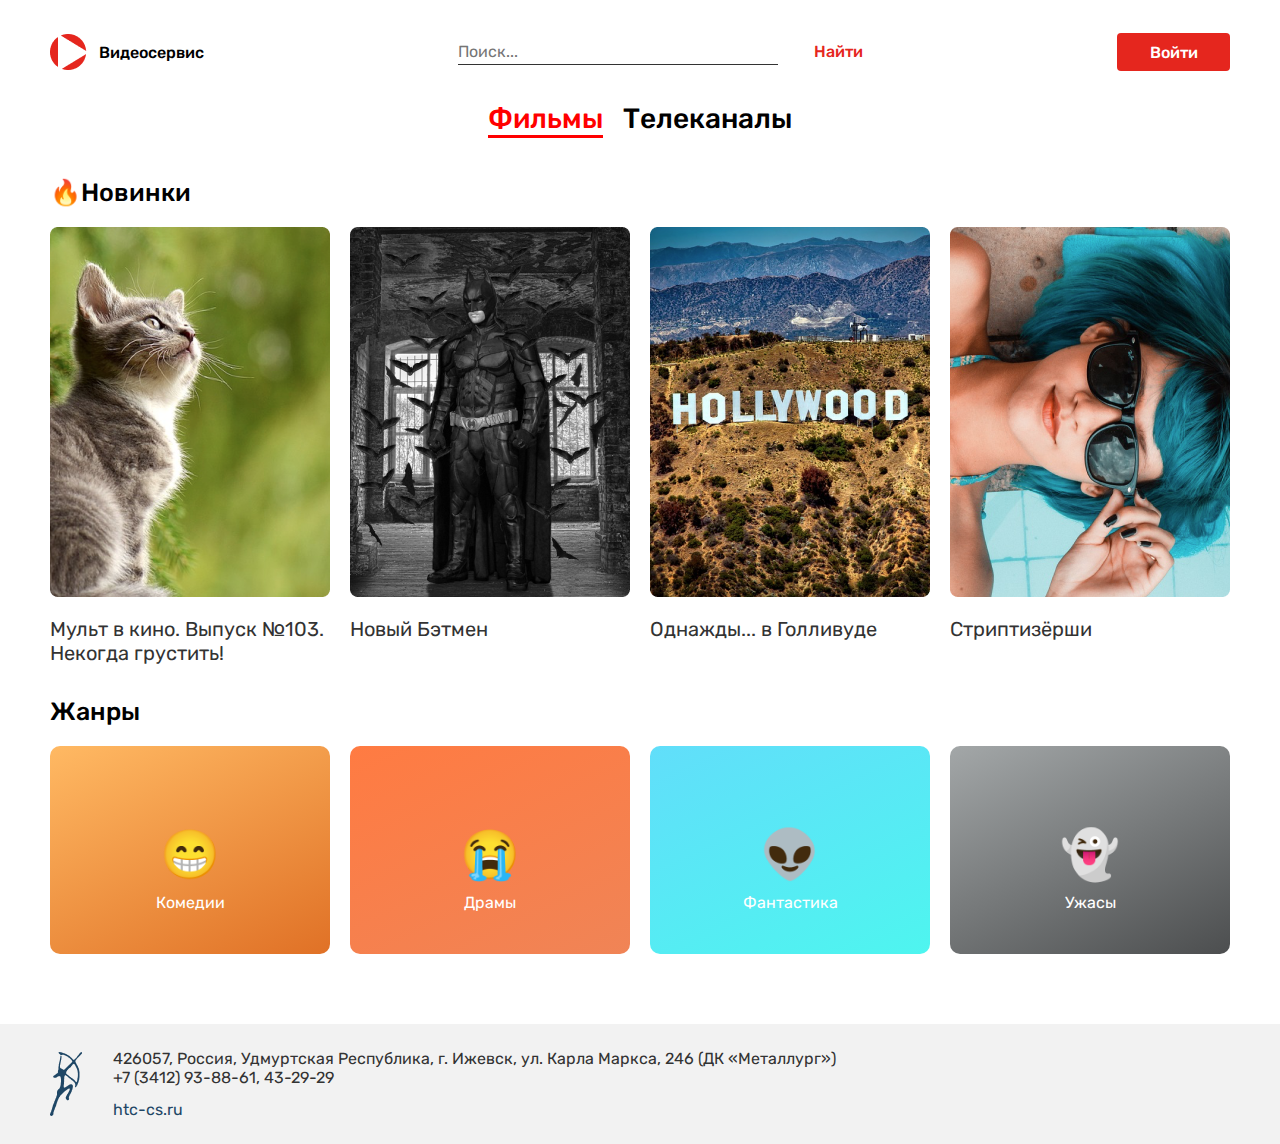
<file: index.html>
<!DOCTYPE html>
<html lang="ru">
<head>
    <meta charset="UTF-8">
    <meta name="viewport" content="width=device-width, initial-scale=1.0">
    <title>ЦВТ</title>
    <link rel="stylesheet" href="css/style.css">
</head>
<body id="bode">
  <!--Модальное окно-->
  <div id="fade_registr">
  </div>
  <div id="reg_main">
    <form class="form_reg">
      <b align="center" class="Vhod">Вход</b>
      <input type="text" id="login" placeholder="Логин" class="inp_reg"> 
      <input type="text" id="password" placeholder="Пароль" class="inp_reg">
      
      <div class="inpt_reg">
        <input type="checkbox" id="checkbox" name="scales">
        <label for="checkbox">Запомнить</label>
      </div>
      <div id="return_reg">
      <input class="reg__auth"  type="button" value="Войти" >
      </div>
    </form>
  </div>
  <!--Модальное окно-->
    <div class="container">
        <header class="header">
            <div class="header__logo">
                <img src="img/sign.png" alt="logo">
                <p class="header__logo-name">Видеосервис</p>
            </div>
            <form class="header__search">
                <input class="header__search__input" type="text" placeholder="Поиск...">
                <input class="header__search__btn"  type="button" value="Найти">
            </form>
            <form id="form_reg">
                <input class="header__auth"  type="button" value="Войти">
            </form>
        </header>
        <nav>
          <ul id="ul_nav">
            <li class="li_nav" id="nav1"><a href="" class="link_nav" id="link1">Фильмы</a></li>
            <li class="li_nav" id="nav2"><a href="chenel.html" class="link_nav" id="link2">Телеканалы</a></li>
          </ul>
        </nav>
        <main>
          <div class="text_1">
            &#128293;Новинки
          </div>
          <div class="conteiner_1">
            <div class="photo_1">
              <img src="img/cat.png" alt=""width="280" height="370">
              <div class="fade_text">
                <img src="img/fade.png" alt=""width="280" height="370" id="fade_holl">
                <p id="holl_text">Новые серии любимых мультфильмов на экранах кинотеатров: Маша и медведь, Лунтик, Фиксики, Барбоскины, Лунтик и многие другие покажет "Мульт в кино"!</p>
              </div>
              <p class="text_1_bottom">Мульт в кино. Выпуск №103. Некогда грустить!</p>
            </div>
            <div class="photo_1">
              <img src="img/bad.png" alt=""width="280" height="370">
              <p class="text_1_bottom">Новый Бэтмен</p>
              <div class="fade_text">
                <img src="img/fade.png" alt=""width="280" height="370" id="fade_holl">
                <p id="holl_text">После двух лет поисков правосудия на улицах Готэма для своих сограждан Бэтмен становится олицетворением беспощадного возмездия. Когда в городе происходит серия жестоких нападений на...</p>
              </div>
            </div>
            <div class="photo_1">
              <img src="img/Holliwood.png" alt="" id="holl">
                <div class="fade_text">
                  <img src="img/fade.png" alt=""width="280" height="370" id="fade_holl">
                  <p id="holl_text">Фильм повествует о череде событий, произошедших в Голливуде в 1969 году, на закате его «золотого века».
                    Известный актер Рик Далтон и его дублер Клифф Бут пытаются найти свое место в стремительно меняющемся мире киноиндустрии.</p>
                </div>
                <p class="text_1_bottom">Однажды... в Голливуде</p>
            </div>
            <div class="photo_1">
              <img src="img/woomen.png" alt="" width="280" height="370">
              <div class="fade_text">
                <img src="img/fade.png" alt=""width="280" height="370" id="fade_holl">
                <p id="holl_text">Сюжет 2014 год. Бывшая стриптизёрша из Нью-Йорка Дестини даёт интервью журналистке Элизабет и рассказывает историю, в которой принимала участие её подруга и на ...</p>
              </div>
              <p class="text_1_bottom">Стриптизёрши</p>
            </div>
          </div>
          <div class="text_2">
            Жанры
          </div>
          <div class="conteiner_2">
            <div class="photo_21">
                <p class="smile">😁</p>
                <p class="text_smile">Комедии</p>
            </div>
            <div class="photo_22">
              <p class="smile">😭</p>
              <p class="text_smile">Драмы</p>
            </div>
            <div class="photo_23">
              <p class="smile">👽</p>
              <p class="text_smile">Фантастика</p>
            </div>
            <div class="photo_24">
              <p class="smile">👻</p>
              <p class="text_smile">Ужасы </p>
            </div>
          </div>
        </main>
    </div>
    <footer class="footer">
      <div class="footer_text">
        <img src="img/Vector.png" alt="" id="footer_photo">
        <div class="svedenia">
          <p id="addres">426057, Россия, Удмуртская Республика, г. Ижевск, ул. Карла Маркса, 246 (ДК «Металлург»)<br>
          +7 (3412) 93-88-61, 43-29-29</p>
          <a href="#" id="htc">htc-cs.ru</a>
        </div>
      </div>
    </footer>
    <script src="js/main.js"></script>
</body>
</html>
</file>
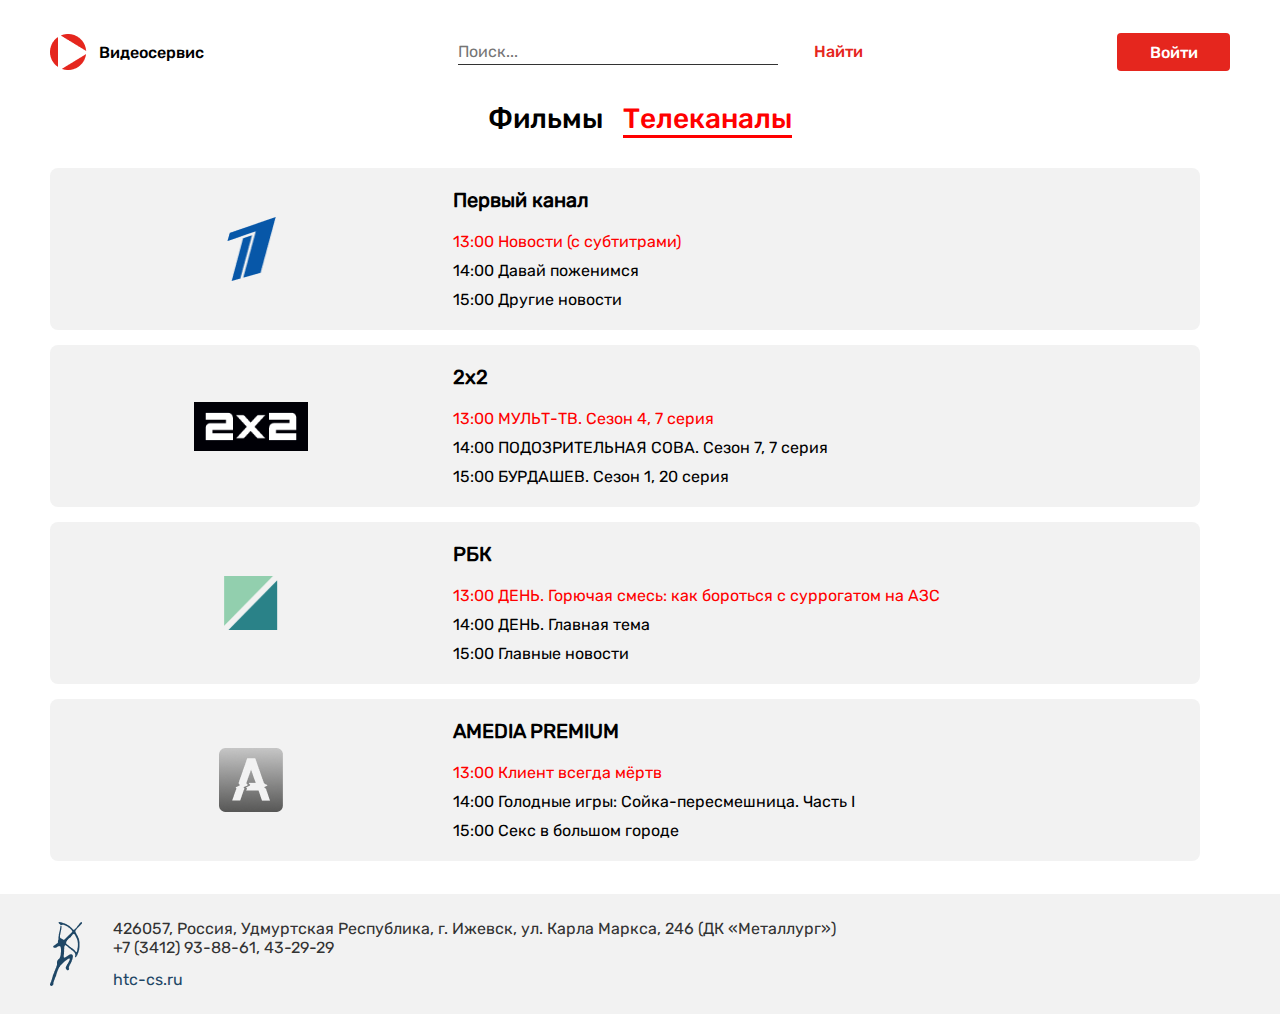
<file: chenel.html>
<!DOCTYPE html>
<html lang="ru">
<head>
    <meta charset="UTF-8">
    <meta name="viewport" content="width=device-width, initial-scale=1.0">
    <title>ЦВТ</title>
    <link rel="stylesheet" href="css/style_chenel.css">
</head>
<body>
  <!--Модальное окно-->
  <div id="fade_registr">
  </div>
  <div id="reg_main">
    <form class="form_reg">
      <b align="center" class="Vhod">Вход</b>
      <input type="text" id="login" placeholder="Логин" class="inp_reg"> 
      <input type="text" id="password" placeholder="Пароль" class="inp_reg">
      
      <div class="inpt_reg">
        <input type="checkbox" id="checkbox" name="scales">
        <label for="checkbox">Запомнить</label>
      </div>
      <div id="return_reg">
      <input class="reg__auth"  type="button" value="Войти" >
      </div>
    </form>
  </div>
  <!--Модальное окно-->
    <div class="container">
        <header class="header">
            <div class="header__logo">
                <img src="img/sign.png" alt="logo">
                <p class="header__logo-name">Видеосервис</p>
            </div>
            <form class="header__search">
                <input class="header__search__input" type="text" placeholder="Поиск...">
                <input class="header__search__btn"  type="button" value="Найти">
            </form>
            <form id="form_reg">
                <input class="header__auth"  type="button" value="Войти">
            </form>
        </header>
        <nav>
          <ul id="ul_nav">
            <li class="li_nav" id="nav1"><a href="index.html" class="link_nav" id="link1">Фильмы</a></li>
            <li class="li_nav" id="nav2"><a href="" class="link_nav" id="link2">Телеканалы</a></li>
          </ul>
        </nav>
        <main>
          <div class="container_chanel">  
            <div class="kanal">
              <div class="chenel_photo">
                <img src="img/logo1.png" alt="" width="49" height="64" class="logo_chenel">
              </div>
              <div class="bubb" >
                <div class="chanel_text_main"><b>Первый канал</b></div>
                <div class="chanel_text_main2">
                  <p class="mq" style="color:red">
                    13:00 Новости (с субтитрами)
                  </p>
                  <p class="mq">
                      14:00 Давай поженимся
                  </p>
                  <p class="mq">
                    15:00 Другие новости
                  </p>
                </div>
              </div>
            </div>
            <div class="kanal">
              <div class="chenel_photo">
              <img src="img/logo2.png" alt="" width="114" height="49" class="logo_chenel">
              </div>
              
              <div class="bubb">
                <div class="chanel_text_main"><b>2x2</b></div>
                <div class="chanel_text_main2">
                  <p class="mq" style="color:red">
                    13:00 МУЛЬТ-ТВ. Сезон 4, 7 серия
                  </p>
                  <p class="mq">
                    14:00 ПОДОЗРИТЕЛЬНАЯ СОВА. Сезон 7, 7 серия
                  </p>
                  <p class="mq">
                    15:00 БУРДАШЕВ. Сезон 1, 20 серия
                  </p>
                
                </div>
              </div>
              </div>
            <div class="kanal">
              <div class="chenel_photo">
              <img src="img/logo3.png" alt="" width="54" height="54" class="logo_chenel">
              </div>
              <div class="bubb">
                <div class="chanel_text_main"><b>РБК</b></div>
                <div class="chanel_text_main2">
                  <p class="mq" style="color:red">
                    13:00 ДЕНЬ. Горючая смесь: как бороться с суррогатом на АЗС
                  </p>
                  <p class="mq">
                    14:00 ДЕНЬ. Главная тема
                  </p>
                  <p class="mq">
                    15:00 Главные новости
                  </p>
                
                </div>
              </div>
            </div>
            <div class="kanal">
              <div class="chenel_photo">
              <img src="img/logo4.png" alt="" width="64" height="64" class="logo_chenel"> 
              </div>
              <div class="bubb">
                <div class="chanel_text_main"><b>AMEDIA PREMIUM</b></div>
                <div class="chanel_text_main2">
                  <p class="mq" style="color:red">
                    13:00 Клиент всегда мёртв
                  </p>
                  <p class="mq">
                    14:00 Голодные игры: Сойка-пересмешница. Часть I
                  </p>
                  <p class="mq">
                    15:00 Секс в большом городе
                  </p>
                </div>
              </div>
            </div>
            <div class="kanal">
              <div class="chenel_photo">
                <img src="img/ivlev.jpg" alt="" width="64" height="64" class="logo_chenel"> 
                </div>
                <div class="bubb">
                  <div class="chanel_text_main"><b>ПЯТНИЦА</b></div>
                  <div class="chanel_text_main2">
                    <p class="mq" style="color:red">
                      13:00 НА НОЖАХ 13 сезон, 86 серия
                    </p>
                    <p class="mq">
                      14:00 Адская кухня 52 серия
                    </p>
                    <p class="mq">
                      15:00 Орел и Решка 5 сезон 2 серия Пекин
                    </p>
                  </div>
                </div>
            </div>
            <div class="kanal">
              <div class="chenel_photo">
                <img src="img/lob.jfif" alt="" width="64" height="64" class="logo_chenel"> 
                </div>
                <div class="bubb">
                  <div class="chanel_text_main"><b>THT</b></div>
                  <div class="chanel_text_main2">
                    <p class="mq" style="color:red">
                      13:00 Бородач 1 серия
                    </p>
                    <p class="mq">
                      14:00 Бородач 2 серия
                    </p>
                    <p class="mq">
                      15:00 Бородач 3 серия
                    </p>
                  </div>
                </div>
            </div>
          </div>
        </main>
    </div>
    <footer class="footer">
      <div class="footer_text">
        <img src="img/Vector.png" alt="" id="footer_photo">
        <div class="svedenia">
          <p id="addres">426057, Россия, Удмуртская Республика, г. Ижевск, ул. Карла Маркса, 246 (ДК «Металлург»)<br>
          +7 (3412) 93-88-61, 43-29-29</p>
          <a href="#" id="htc">htc-cs.ru</a>
        </div>
      </div>
    </footer>




    <script src="js/main.js"></script>
</body>
</html>
</file>
<file: css/style.css>
*{
    margin: 0;
    padding: 0;
}

@font-face {
    font-family: Rubik-Medium;
    src: url(../fonts/Rubik-Medium.ttf);
}

@font-face {
    font-family: Rubik-Regular;
    src: url(../fonts/Rubik-Regular.ttf);
}

.container{
    width: 1180px;
    /* height: 100vh; */
    /* background-color: cadetblue; */
    margin: 0 auto;
}

.header{
    height: 40px;
    /* background-color: cyan; */
    display: flex;
    justify-content: space-between;
    align-items: center;
    margin-top: 32px;
}

.header__logo{
    display: flex;
    align-items: center;
}

.header__logo-name{
    margin-left: 11.88px;
    font-family: Rubik-Medium;
}

.header__search__input{
    border: none;
    border-bottom: 1px solid #333333;
    width: 320px;
    height: 25px;
    font-family: Rubik-Regular;
    font-weight: 400;
    font-size: 16px;
    line-height: 19px;
    color: #828282;
}
.header__search__input:focus{
    outline: none;
    color: #333333;
    font-family: Rubik-Medium;
}

.header__search__btn{
    font-family: Rubik-Medium;
    font-size: 16px;
    color: #E5261E;
    background: none;
    border: none;
    margin-left: 32px;
}

.header__auth{
    width: 113px;
    height: 38px;
    border: none;
    background: #E5261E;
    border-radius: 4px;
    color: #ffffff;
    font-family: Rubik-Medium;
    font-size: 16px;
}

.header__auth:hover{
    background-color: #CC221B;
}

.link_nav {
    text-decoration: none;
    font-family: Rubik-Medium;
    font-size: 28px;
    color: black;
}

#link1 {
    color: red;
}

.li_nav {
    margin-top: 30px;
}

#nav2 {
    margin-left: 20px;
}

#nav1 {
    border-bottom: 3px solid red;
}

#ul_nav {
    display: flex;
    flex-direction: row;
    justify-content: center;
    list-style: none;
}

.text_1 {
    display: flex;
    justify-content: flex-start;
    margin: 40px 0 20px 0;
    font-family: Rubik-Medium;
    font-size: 25px;
}
.conteiner_1 {
    display: flex;
    justify-content: space-between;
    flex-direction: row;
}

.photo_1 {
    display: flex;
    flex-direction: column;
    width: 280px;
    height: 370px;
    font-size: 20px;
    font-family: Rubik-Regular;
    color: #333333;
    line-height: 24px;
    font-style: normal;
}

#holl {
    z-index: 1;
}

#fade_holl {
    z-index: 2;
    position: absolute;
}

.fade_text{
    opacity: 0;
    position: absolute;
    width: 280px;
    height: 370px;
    z-index: 1;
}

.fade_text:hover {
    opacity: 1;
}
#holl_text {
    z-index: 3;
    position: absolute;
    color: #F2F2F2;
    font-size: 16px;
    font-family: Rubik-Regular;
    width: 248px;
    padding: 15px;
    line-height: 140%;
}

.text_2 {
    display: flex;
    justify-content: flex-start;
    margin: 100px 0 20px 0;
    font-family: Rubik-Medium;
    font-size: 25px;
}

.text_1_bottom {
    margin-top: 20px;
}
.conteiner_2 {
    display: flex;
    justify-content: space-between;
    flex-direction: row;
}
.footer {
    background-color: red;
    width: auto;
    height: 120px;
    background: #F2F2F2;
}
.footer_text {
    width: 1180px;
    margin: 0 auto;
    display: flex;
    font-style: normal;
    font-weight: 400;
    font-size: 16px;
    line-height: 19px;
    font-family: Rubik-Regular;
    background-color: #F2F2F2;
}
#footer_photo {
    margin: 28px 30px 28px 0;

}
.photo_21 {
    margin-bottom: 70px;
    width: 280px;
    height: 208px;
    background: linear-gradient(-25deg, #e07126, #ffb963);
    border-radius: 10px;
    display: flex;
    flex-direction: column;
    
    
}
.photo_22 {
    margin-bottom: 70px;
    width: 280px;
    height: 208px;
    background: linear-gradient(-25deg, #f08456, #ff7b42);
    border-radius: 10px;
    display: flex;
    flex-direction: column;
    
}
.photo_23 {
    margin-bottom: 70px;
    width: 280px;
    height: 208px;
    background: linear-gradient(-25deg, #4ef5ef, #61defa);
    border-radius: 10px;
    display: flex;
    flex-direction: column;
    
}
.photo_24 {
    margin-bottom: 70px;
    width: 280px;
    height: 208px;
    background: linear-gradient(-25deg, #4c4e4f, #a3a7a8);
    border-radius: 10px;
    display: flex;
    flex-direction: column;
    
}
.svedenia {
    display: flex;
    flex-direction: column;
    justify-content: space-between;
    margin: 25px 0 25px 0;
}
#addres {
    color: #333333;
}
#htc {
    text-decoration: none;
    color: #1F4766;
}
.smile {
    margin: 80px auto 10px auto;
    font-size: 48px;
}
.text_smile {
    margin: 0 auto 0 auto;
    font-family: Rubik-Regular;
    color: #FFFF;
}

#fade_registr {
    display: none;
    position: fixed;
    top: 0;
    background-color: #333333;
    width: 100%;
    height: 100%;
    opacity: 0.5;
    z-index: 5;

}

#reg_main {
    position: fixed;
    width: 302px;
    height: 394px;
    top: calc(50% - 197px);
    left: calc(50% - 151px);
    border-radius: 10px;
    background-color: rgb(255, 255, 255);
    cursor: default;
    padding: 40px 20px;
    z-index: 6;
    display: none;
}
.form_reg {
    display: flex;
    flex-direction: column;
    font-family: Rubik-Regular;
    
}
.Vhod {
    font-size: 33px;
    margin-top: 15px;
}
.inp_reg {
    border: 0;
    font-size: 19px;
    margin-top: 20px;
    border-bottom: 2px solid darkgrey;
    
}
.reg__auth {
    width: 113px;
    height: 38px;
    border: none;
    background: #E5261E;
    border-radius: 4px;
    color: #ffffff;
    font-family: Rubik-Medium;
    font-size: 16px;
    font-family: Rubik-Regular;
    
}
.inpt_reg {
    border: 0;
    font-size: 19px;
    margin-top: 20px;
}

.inp_reg:focus {
    outline: none;
    color: #333333;
    font-family: Rubik-Medium;
}
#return_reg {
    margin: 60% auto 0;
}
</file>
<file: css/style_chenel.css>
*{
    margin: 0;
    padding: 0;
}

@font-face {
    font-family: Rubik-Medium;
    src: url(../fonts/Rubik-Medium.ttf);
}

@font-face {
    font-family: Rubik-Regular;
    src: url(../fonts/Rubik-Regular.ttf);
}

.container{
    width: 1180px;
    /* height: 100vh; */
    /* background-color: cadetblue; */
    margin: 0 auto;
}

.header{
    height: 40px;
    /* background-color: cyan; */
    display: flex;
    justify-content: space-between;
    align-items: center;
    margin-top: 32px;
}

.header__logo{
    display: flex;
    align-items: center;
}

.header__logo-name{
    margin-left: 11.88px;
    font-family: Rubik-Medium;
}

.header__search__input{
    border: none;
    border-bottom: 1px solid #333333;
    width: 320px;
    height: 25px;
    font-family: Rubik-Regular;
    font-weight: 400;
    font-size: 16px;
    line-height: 19px;
    color: #828282;
}
.header__search__input:focus{
    outline: none;
    color: #333333;
    font-family: Rubik-Medium;
}

.header__search__btn{
    font-family: Rubik-Medium;
    font-size: 16px;
    color: #E5261E;
    background: none;
    border: none;
    margin-left: 32px;
}

.header__auth{
    width: 113px;
    height: 38px;
    border: none;
    background: #E5261E;
    border-radius: 4px;
    color: #ffffff;
    font-family: Rubik-Medium;
    font-size: 16px;
}

.header__auth:hover{
    background-color: #CC221B;
}
.link_nav {
    text-decoration: none;
    font-family: Rubik-Medium;
    font-size: 28px;
    color: red;
}

#link1 {
    color: black;
}

.li_nav {
    margin-top: 30px;
}

#nav2 {
    margin-left: 20px;
    border-bottom: 3px solid red;
}

#nav1 {

}

#ul_nav {
    display: flex;
    flex-direction: row;
    justify-content: center;
    list-style: none;
}
.kanal {
    height: 162px;
    width: 1150px;
    background: #F2F2F2;
    border-radius: 8px;
    display: flex;
    justify-content: flex-start;
}
.container_chanel {
    margin: 30px 0 30px 0;
    width: 1180px;
    height: 696px;
    overflow-y: scroll;
}
  

.container_chanel::-webkit-scrollbar-track {
    background: orange;
  }
  .container_chanel::-webkit-scrollbar-thumb {
    background-color: blue;
    border-radius: 5px;
    border: 3px solid orange;
  }

  .container_chanel::-webkit-scrollbar {
  width: 8px; }

  .container_chanel::-webkit-scrollbar-track {
  background: #F2F2F2;
  border-radius: 2px; }

  .container_chanel::-webkit-scrollbar-thumb {
  background-color: #BDBDBD;
  border-radius: 2px;
  border: 2px solid #F2F2F2; }

  .container_chanel {
  scrollbar-width: thin;
  scrollbar-color: #BDBDBD #F2F2F2;
  border-radius: 2px; }
 
.chanel_text_main {
    margin: 20px 0 20px 0;
    font-family: Rubik-Regular;
    font-style: normal;
    font-weight: 500;
    font-size: 20px;
    line-height: 24px;
}

.kanal:not(:last-of-type) {
    margin-bottom: 15px;
}

.chenel_photo {
    display: flex;
    width: 35%;
    height: 162px;
}
.logo_chenel {
    margin: auto;
}
.footer {
    background-color: red;
    width: auto;
    height: 120px;
    background: #F2F2F2;
}
.footer_text {
    width: 1180px;
    margin: 0 auto;
    display: flex;
    font-style: normal;
    font-weight: 400;
    font-size: 16px;
    line-height: 19px;
    font-family: Rubik-Regular;

}
#footer_photo {
    margin: 28px 30px 28px 0;

}
.photo_2 {
    margin-bottom: 70px;
}
.svedenia {
    display: flex;
    flex-direction: column;
    justify-content: space-between;
    margin: 25px 0 25px 0;
}
#addres {
    color: #333333;
}
#htc {
    text-decoration: none;
    color: #1F4766;
}
.chanel_text_main2 {
    margin: 0px 0 0px 0;
    font-family: Rubik-Regular;
    font-style: normal;
    font-size: 16px;
    line-height: 19px;
}


.bubb {

   display:flex;
   flex-direction: column;
    font-family: Rubik-Regular;
  
}

.mq {
margin-bottom: 10px;
}

#fade_registr {
    display: none;
    position: fixed;
    top: 0;
    background-color: #333333;
    width: 100%;
    height: 100%;
    opacity: 0.5;
    z-index: 5;

}

#reg_main {
    position: fixed;
    width: 302px;
    height: 394px;
    top: calc(50% - 197px);
    left: calc(50% - 151px);
    border-radius: 10px;
    background-color: rgb(255, 255, 255);
    cursor: default;
    padding: 40px 20px;
    z-index: 6;
    display: none;
}
.form_reg {
    display: flex;
    flex-direction: column;
    font-family: Rubik-Regular;
    
}
.Vhod {
    font-size: 33px;
    margin-top: 15px;
}
.inp_reg {
    border: 0;
    font-size: 19px;
    margin-top: 20px;
    border-bottom: 2px solid darkgrey;
    
}
.reg__auth {
    width: 113px;
    height: 38px;
    border: none;
    background: #E5261E;
    border-radius: 4px;
    color: #ffffff;
    font-family: Rubik-Medium;
    font-size: 16px;
    font-family: Rubik-Regular;
    
}
.inpt_reg {
    border: 0;
    font-size: 19px;
    margin-top: 20px;
}

.inp_reg:focus {
    outline: none;
    color: #333333;
    font-family: Rubik-Medium;
}
#return_reg {
    margin: 60% auto 0;
}
</file>
